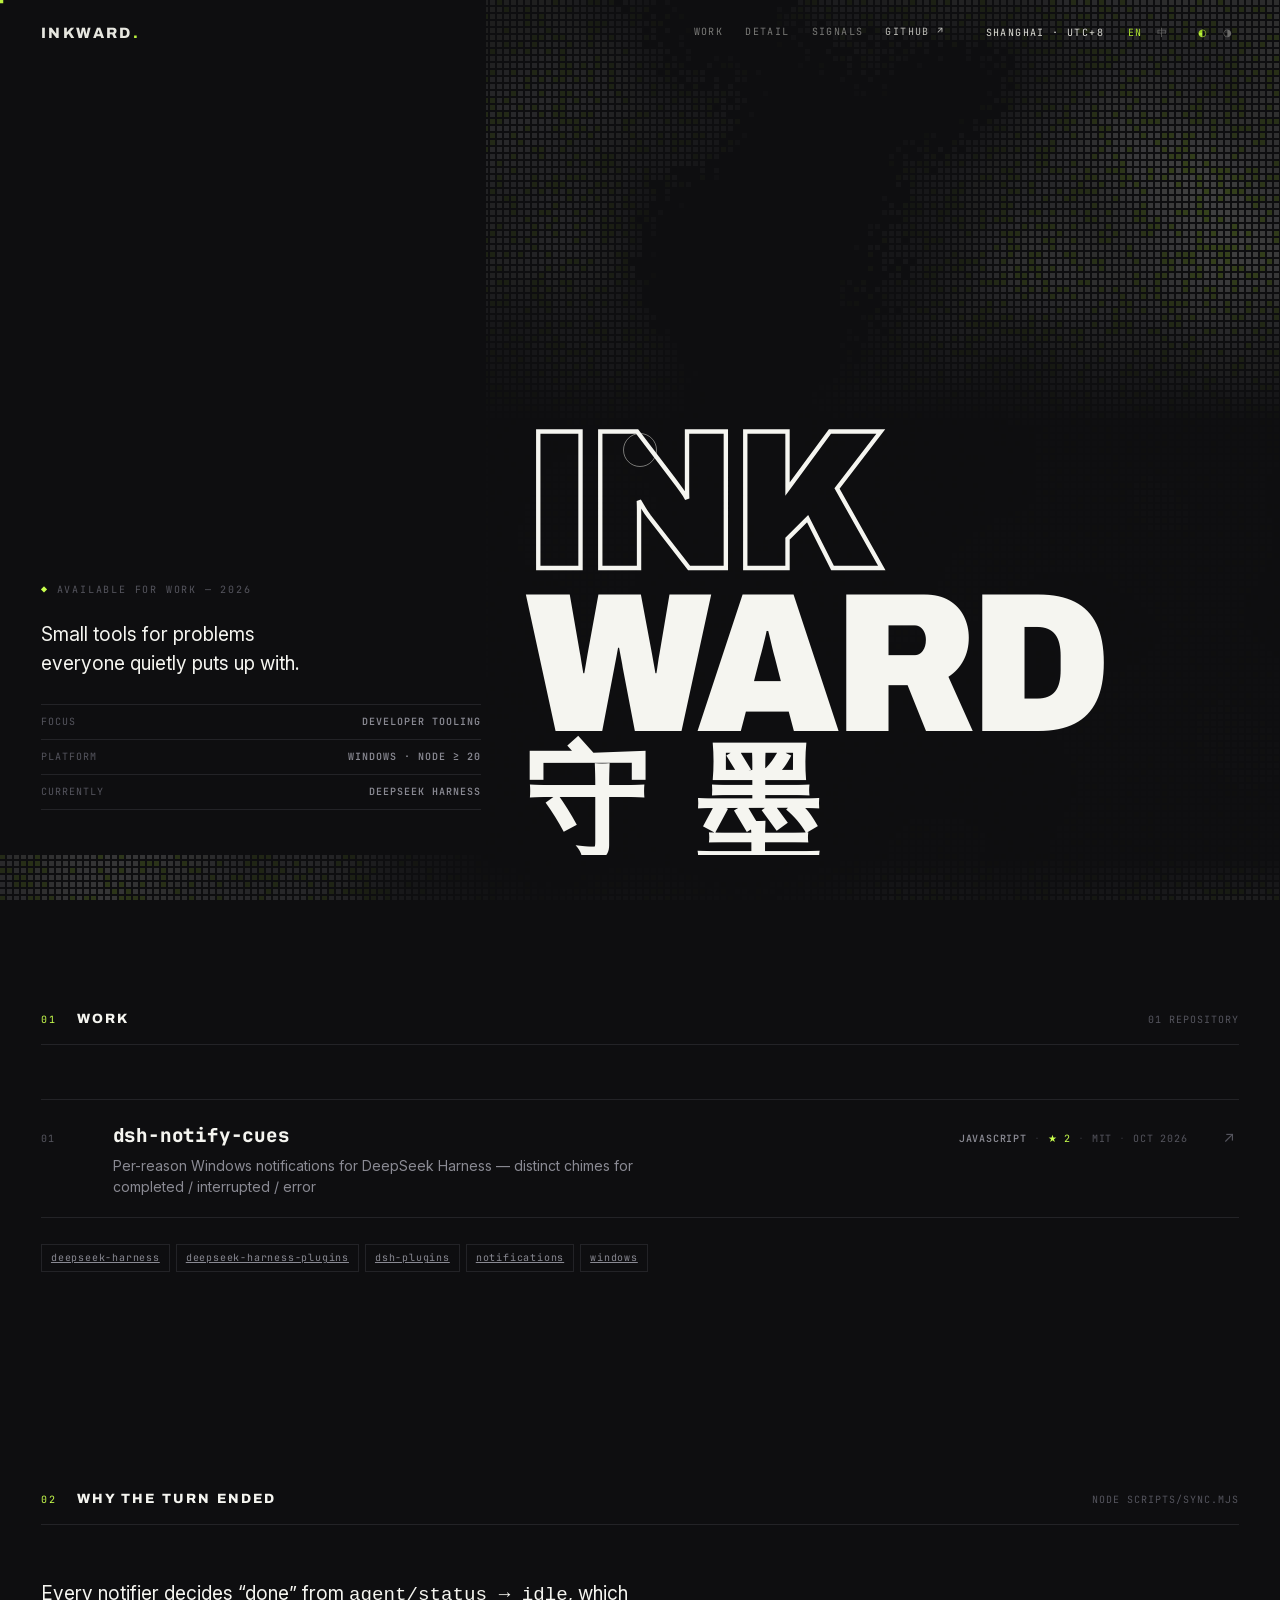
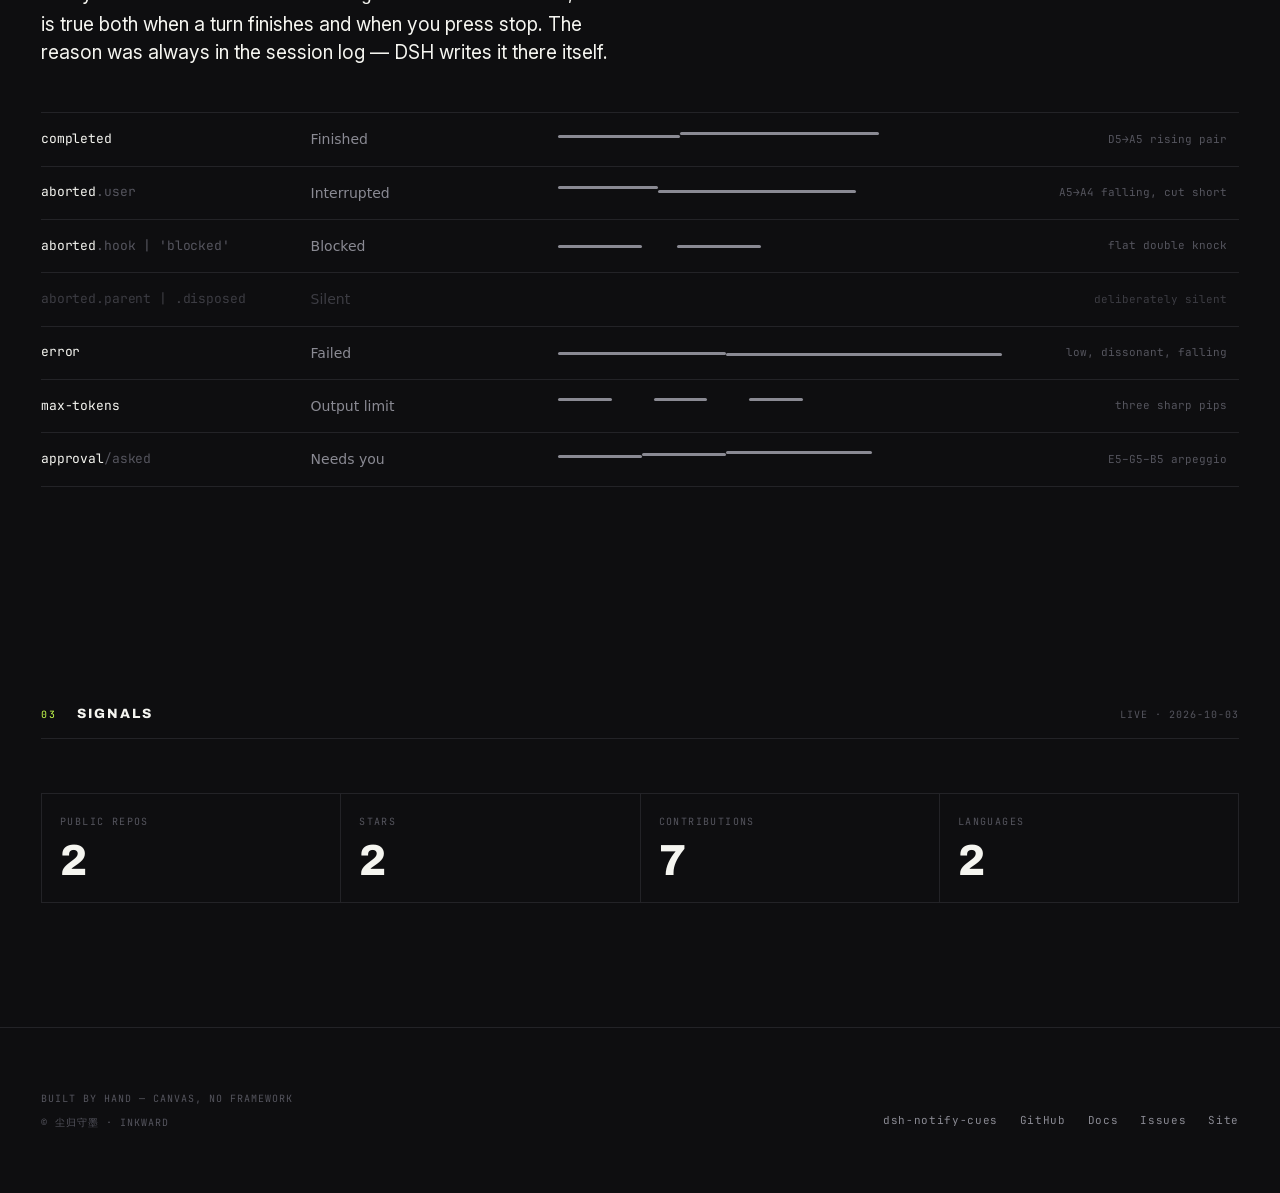
<file: index.html>
<!doctype html>
<html lang="en" data-theme="dark" data-lang="en" class="no-js">
<head>
<meta charset="utf-8">
<meta name="viewport" content="width=device-width, initial-scale=1">
<title>INKWARD — 守墨</title>
<meta name="description" content="Small tools for problems everyone quietly puts up with. Windows-first, Node ≥ 20.">
<meta name="theme-color" content="#0E0E10">

<meta property="og:type" content="website">
<meta property="og:title" content="INKWARD — 守墨">
<meta property="og:description" content="Small tools for problems everyone quietly puts up with.">
<meta property="og:url" content="https://inkward.github.io/">
<meta name="twitter:card" content="summary_large_image">

<link rel="preload" href="fonts/archivo-var.woff2" as="font" type="font/woff2" crossorigin>
<link rel="preload" href="fonts/inter-var.woff2" as="font" type="font/woff2" crossorigin>
<link rel="stylesheet" href="styles.css">

<script>
/* Runs before first paint: decide the theme and language from storage, and mark
   that JS is available so the reveal styles only apply when something can undo
   them. Inline and synchronous on purpose — any deferred version flashes. */
(function () {
  var d = document.documentElement;
  d.classList.remove('no-js');
  d.classList.add('js');
  try {
    var t = localStorage.getItem('inkward:theme');
    var l = localStorage.getItem('inkward:lang');
    d.setAttribute('data-theme', 'dark');
    else if (window.matchMedia('(prefers-color-scheme: light)').matches) {
      /* The brief says dark is the default, so the OS preference only applies
         when the visitor has never chosen. */
      d.setAttribute('data-theme', 'dark');
    }
    d.setAttribute('data-lang', 'en');
    else if ((navigator.language || '').toLowerCase().indexOf('zh') === 0) d.setAttribute('data-lang', 'zh');
  } catch (e) { /* private mode — fall back to the defaults in the markup */ }
})();
</script>
</head>

<body>
<div class="cursor" aria-hidden="true"></div>
<div class="cursor-ring" aria-hidden="true"></div>

<!-- The generative field. Fixed behind everything, and the only ornament on the
     page. Painted by field.js on a Canvas 2D context. -->
<div class="field-wrap" aria-hidden="true"><canvas id="field"></canvas></div>

<!-- ------------------------------------------------------------------ nav -->
<header class="nav">
  <a class="wordmark" href="#top">INKWARD<span>.</span></a>

  <!-- Section links. These are the page's only real navigation, so they are
       always visible and always keyboard reachable. The active one is marked by
       scripts as the reader scrolls. -->
  <nav class="nav-links" aria-label="Sections">
    <a href="#work"><span data-only="en">Work</span><span data-only="zh">作品</span></a>
    <a href="#detail"><span data-only="en">Detail</span><span data-only="zh">细节</span></a>
    <a href="#activity"><span data-only="en">Signals</span><span data-only="zh">现状</span></a>
    <a class="nav-gh" href="https://github.com/3332210" target="_blank" rel="noopener">GitHub&nbsp;↗</a>
  </nav>

  <div class="nav-meta">
    <span data-only="en">Shanghai · UTC+8</span>
    <span data-only="zh">上海 · UTC+8</span>

    <div class="switch" role="group" aria-label="Language">
      <button type="button" data-set-lang="en" aria-pressed="true">EN</button>
      <button type="button" data-set-lang="zh" aria-pressed="false">中</button>
    </div>

    <div class="switch" role="group" aria-label="Theme">
      <button type="button" data-set-theme="dark" aria-pressed="true">◐</button>
      <button type="button" data-set-theme="light" aria-pressed="false">◑</button>
    </div>
  </div>
</header>

<main id="top">

<!-- ----------------------------------------------------------------- hero -->
<section class="hero">
  <div class="hero-rail">
    <div class="hero-rail-inner">
      <p class="eyebrow">
        <b>◆</b>
        <span data-only="en">Available for work — 2026</span>
        <span data-only="zh">可接项目 — 2026</span>
      </p>

      <p class="lede" data-only="en">
        Small tools for problems everyone quietly puts up with.
      </p>
      <p class="lede" data-only="zh">
        写工具，解决那些每个人都默默忍受的小问题。
      </p>

      <ul class="rail-list">
        <li>
          <span data-only="en">Focus</span><span data-only="zh">方向</span>
          <b data-only="en">Developer tooling</b><b data-only="zh">开发工具</b>
        </li>
        <li>
          <span data-only="en">Platform</span><span data-only="zh">平台</span>
          <b>Windows · Node ≥ 20</b>
        </li>
        <li>
          <span data-only="en">Currently</span><span data-only="zh">当前</span>
          <b>DeepSeek Harness</b>
        </li>
      </ul>
    </div>
  </div>

  <div class="hero-display">
    <h1 class="display">
      <span class="hollow">Ink</span>
      <span class="solid">ward</span>
      <span class="zh">守 墨</span>
    </h1>
  </div>
</section>

<!-- -------------------------------------------------------------- project -->
<section id="work">
  <div class="wrap">
    <div class="sec-head reveal">
      <span class="sec-num">01</span>
      <h2 class="sec-title"><span data-only="en">Work</span><span data-only="zh">作品</span></h2>
      <span class="sec-note" id="work-count">—</span>
    </div>

    <!-- Rendered by site.js from stats.json. Every row is a real link to the
         repository. Adding a repo to the sync makes it appear here with no code
         change, which is the point: this list has to keep working as it grows. -->
    <div class="work-list" id="work-list">
      <noscript>
        <p class="work-empty">The work list needs JavaScript. Every repository is at
        <a href="https://github.com/3332210">github.com/3332210</a>.</p>
      </noscript>
    </div>

    <!-- Topics, derived from the same data, each linking to its GitHub topic page. -->
    <div class="tags" id="topic-links" style="margin-top:26px"></div>
  </div>
</section>

<!-- --------------------------------------------------------------- matrix -->
<section id="detail">
  <div class="wrap">
    <div class="sec-head reveal">
      <span class="sec-num">02</span>
      <h2 class="sec-title"><span data-only="en">Why the turn ended</span><span data-only="zh">七种结束的理由</span></h2>
      <span class="sec-note">node scripts/sync.mjs</span>
    </div>

    <p class="lede reveal" style="max-width:70ch;margin-bottom:clamp(28px,5vh,56px)">
      <span data-only="en">Every notifier decides “done” from <code>agent/status → idle</code>, which is
      true both when a turn finishes and when you press stop. The reason was always in the
      session log — DSH writes it there itself.</span>
      <span data-only="zh">每个通知插件都靠 <code>agent/status → idle</code> 判断「完成了」，
      可这个信号在正常结束和你按下停止时完全相同。原因其实一直都在会话日志里 —— DSH 自己写的。</span>
    </p>

    <div class="matrix" id="matrix">
      <!-- Rows are generated by site.js from the same tone table the plugin uses,
           so the contour bars are measured, not drawn by hand. -->
    </div>
  </div>
</section>

<!-- ------------------------------------------------------------- activity -->
<section id="activity">
  <div class="wrap">
    <div class="sec-head reveal">
      <span class="sec-num">03</span>
      <h2 class="sec-title"><span data-only="en">Signals</span><span data-only="zh">现状</span></h2>
      <span class="sec-note" id="generated-note">live</span>
    </div>

    <dl class="acct reveal">
      <div><dt data-only="en">Public repos</dt><dt data-only="zh">公开仓库</dt><dd data-stat="repos">—</dd></div>
      <div><dt data-only="en">Stars</dt><dt data-only="zh">Stars</dt><dd data-stat="stars">—</dd></div>
      <div><dt data-only="en">Contributions</dt><dt data-only="zh">贡献</dt><dd data-stat="contribs">—</dd></div>
      <div><dt data-only="en">Languages</dt><dt data-only="zh">语言</dt><dd data-stat="langs">—</dd></div>
    </dl>
  </div>
</section>

</main>

<!-- --------------------------------------------------------------- footer -->
<footer>
  <div class="foot">
    <div>
      <p class="colophon">
        <span data-only="en">Built by hand — Canvas, no framework</span>
        <span data-only="zh">手写实现 —— Canvas，无框架</span>
      </p>
      <p class="colophon" style="margin-top:8px">© 尘归守墨 · INKWARD</p>
    </div>
    <nav class="foot-links">
      <a href="https://github.com/3332210/dsh-notify-cues" target="_blank" rel="noopener">dsh-notify-cues</a>
      <a href="https://github.com/3332210" target="_blank" rel="noopener">GitHub</a>
      <a href="https://github.com/3332210/dsh-notify-cues/blob/main/README.md" target="_blank" rel="noopener" data-only="en">Docs</a>
      <a href="https://github.com/3332210/dsh-notify-cues/blob/main/README.md" target="_blank" rel="noopener" data-only="zh">文档</a>
      <a href="https://github.com/3332210/dsh-notify-cues/issues" target="_blank" rel="noopener" data-only="en">Issues</a>
      <a href="https://github.com/3332210/dsh-notify-cues/issues" target="_blank" rel="noopener" data-only="zh">反馈</a>
      <a href="https://3332210.github.io/" data-only="en">Site</a>
      <a href="https://3332210.github.io/zh.html" data-only="zh">主页</a>
    </nav>
  </div>
</footer>

<script type="module" src="site.js"></script>
</body>
</html>
</file>
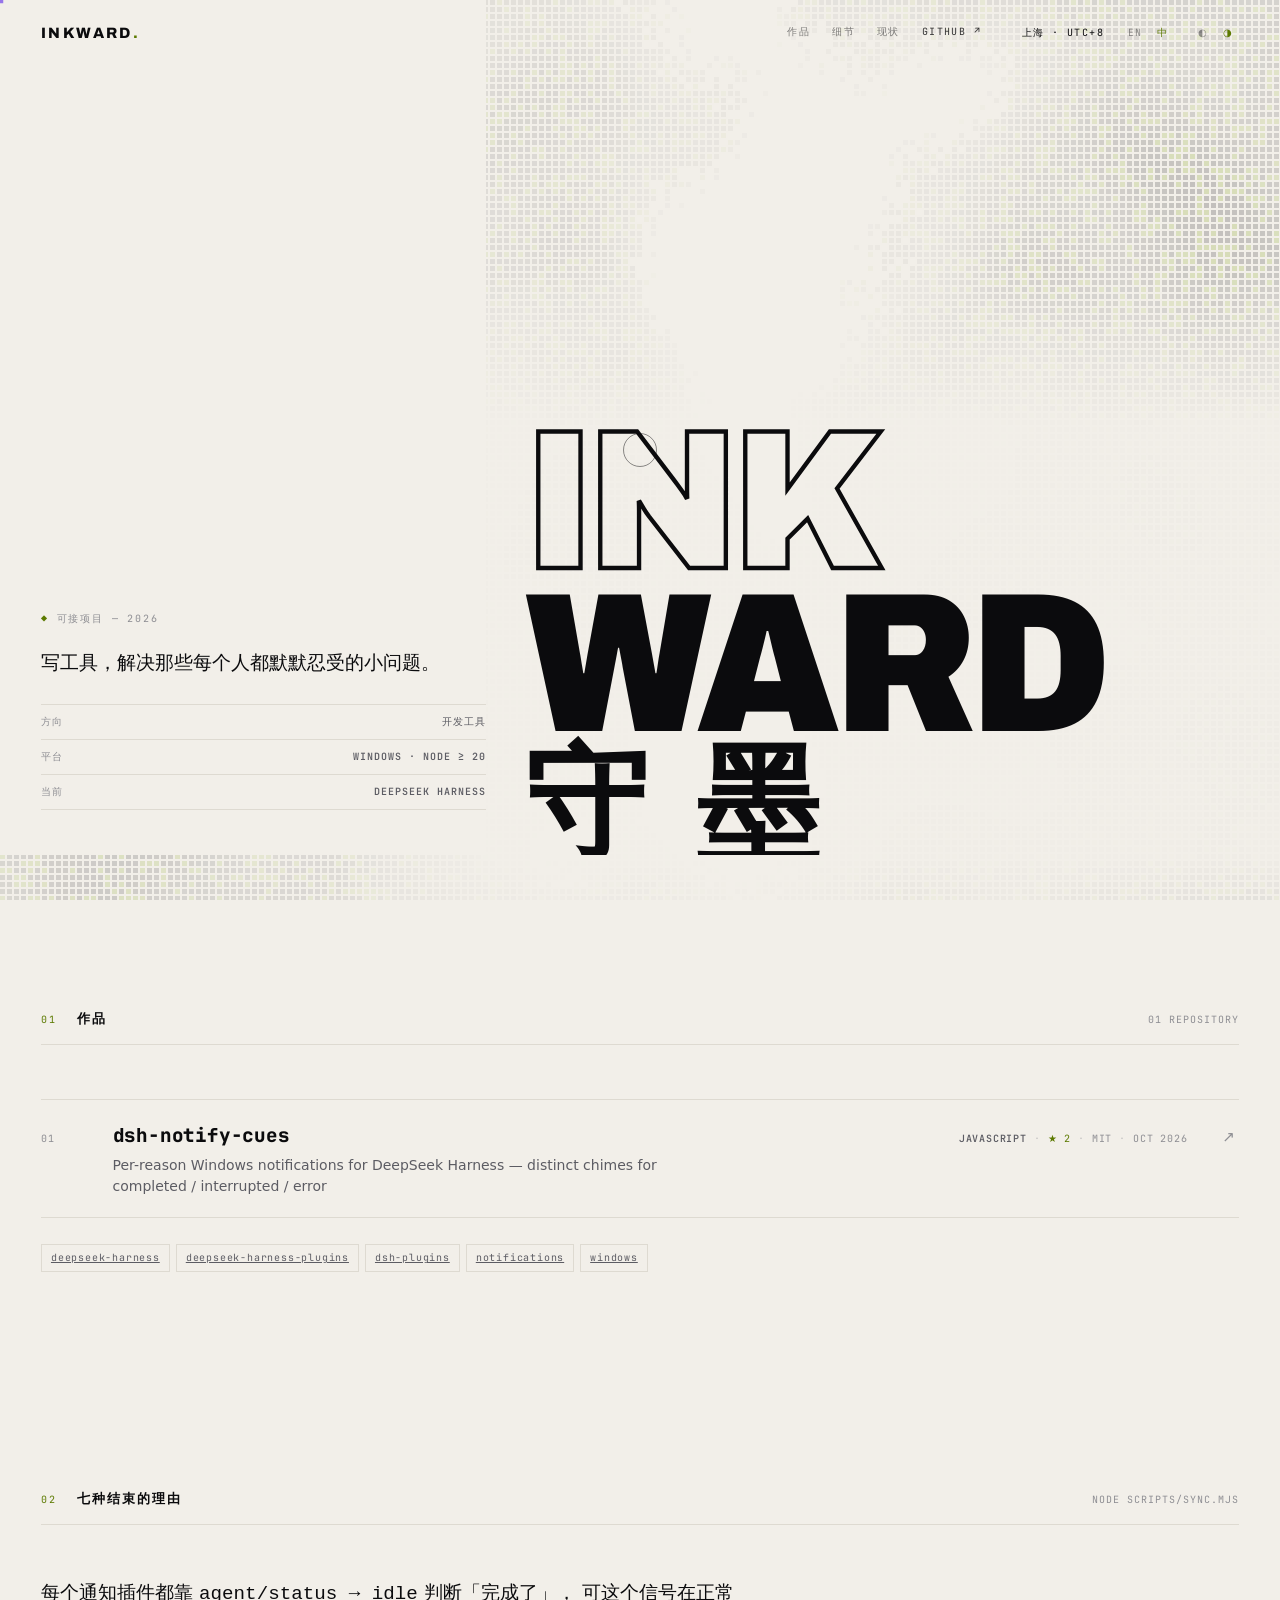
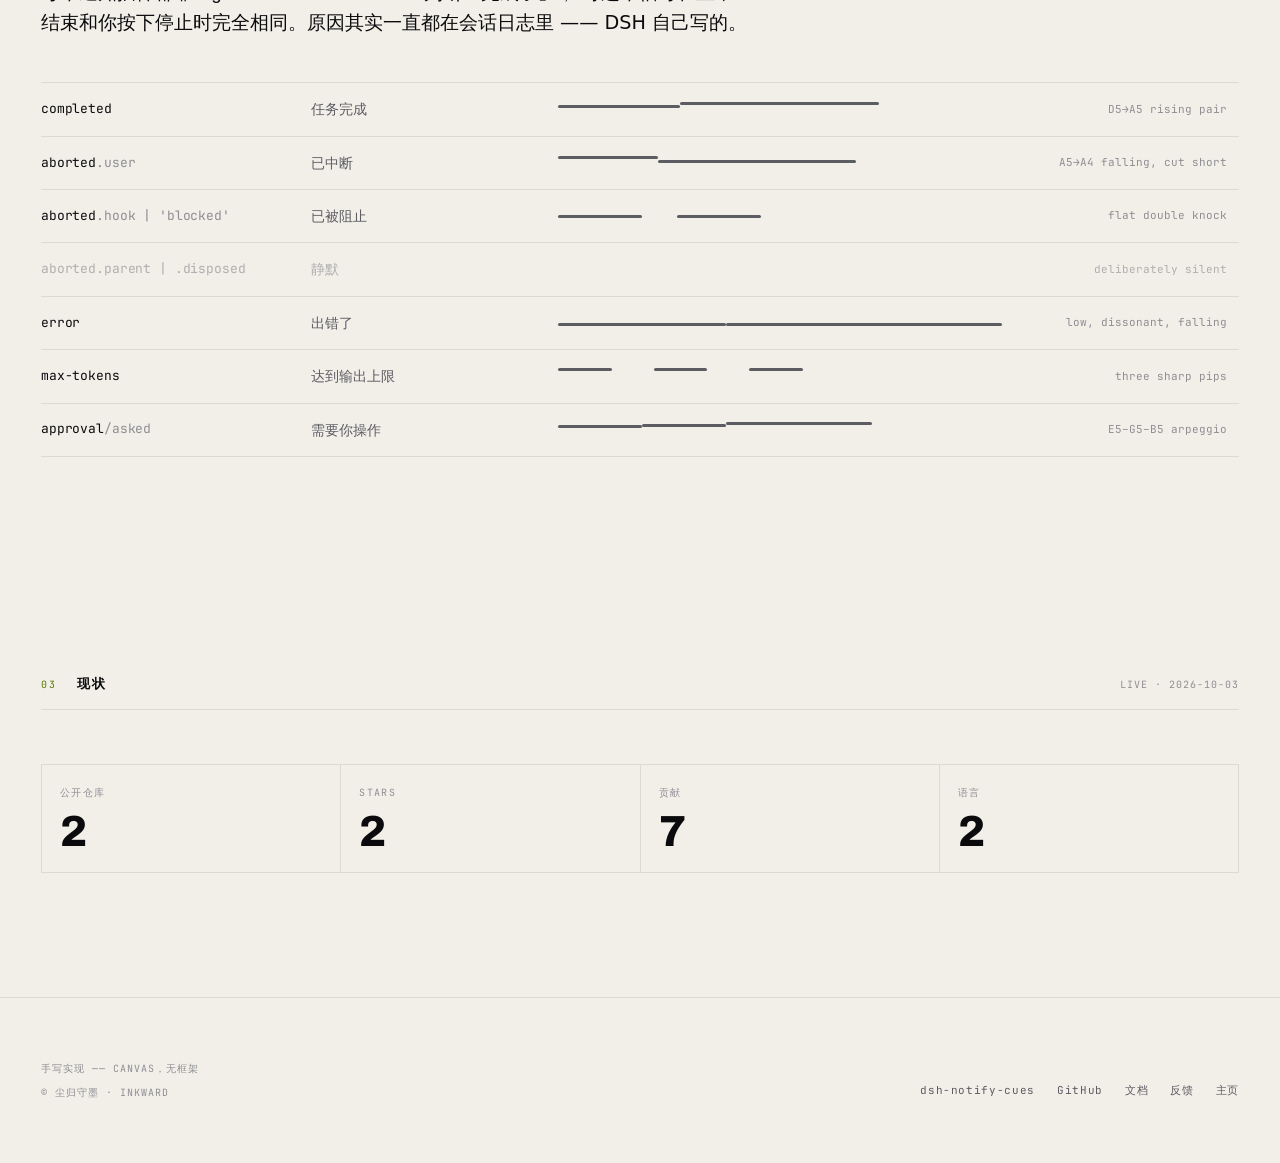
<file: light-zh.html>
<!doctype html>
<html lang="zh" data-theme="light" data-lang="zh" class="no-js">
<head>
<meta charset="utf-8">
<meta name="viewport" content="width=device-width, initial-scale=1">
<title>守墨 INKWARD</title>
<meta name="description" content="Small tools for problems everyone quietly puts up with. Windows-first, Node ≥ 20.">
<meta name="theme-color" content="#0E0E10">

<meta property="og:type" content="website">
<meta property="og:title" content="INKWARD — 守墨">
<meta property="og:description" content="Small tools for problems everyone quietly puts up with.">
<meta property="og:url" content="https://inkward.github.io/">
<meta name="twitter:card" content="summary_large_image">

<link rel="preload" href="fonts/archivo-var.woff2" as="font" type="font/woff2" crossorigin>
<link rel="preload" href="fonts/inter-var.woff2" as="font" type="font/woff2" crossorigin>
<link rel="stylesheet" href="styles.css">

<script>
/* Runs before first paint: decide the theme and language from storage, and mark
   that JS is available so the reveal styles only apply when something can undo
   them. Inline and synchronous on purpose — any deferred version flashes. */
(function () {
  var d = document.documentElement;
  d.classList.remove('no-js');
  d.classList.add('js');
  try {
    var t = localStorage.getItem('inkward:theme');
    var l = localStorage.getItem('inkward:lang');
    d.setAttribute('data-theme', 'light');
    else if (window.matchMedia('(prefers-color-scheme: light)').matches) {
      /* The brief says dark is the default, so the OS preference only applies
         when the visitor has never chosen. */
      d.setAttribute('data-theme', 'dark');
    }
    d.setAttribute('data-lang', 'zh');
    else if ((navigator.language || '').toLowerCase().indexOf('zh') === 0) d.setAttribute('data-lang', 'zh');
  } catch (e) { /* private mode — fall back to the defaults in the markup */ }
})();
</script>
</head>

<body>
<div class="cursor" aria-hidden="true"></div>
<div class="cursor-ring" aria-hidden="true"></div>

<!-- The generative field. Fixed behind everything, and the only ornament on the
     page. Painted by field.js on a Canvas 2D context. -->
<div class="field-wrap" aria-hidden="true"><canvas id="field"></canvas></div>

<!-- ------------------------------------------------------------------ nav -->
<header class="nav">
  <a class="wordmark" href="#top">INKWARD<span>.</span></a>

  <!-- Section links. These are the page's only real navigation, so they are
       always visible and always keyboard reachable. The active one is marked by
       scripts as the reader scrolls. -->
  <nav class="nav-links" aria-label="Sections">
    <a href="#work"><span data-only="en">Work</span><span data-only="zh">作品</span></a>
    <a href="#detail"><span data-only="en">Detail</span><span data-only="zh">细节</span></a>
    <a href="#activity"><span data-only="en">Signals</span><span data-only="zh">现状</span></a>
    <a class="nav-gh" href="https://github.com/3332210" target="_blank" rel="noopener">GitHub&nbsp;↗</a>
  </nav>

  <div class="nav-meta">
    <span data-only="en">Shanghai · UTC+8</span>
    <span data-only="zh">上海 · UTC+8</span>

    <div class="switch" role="group" aria-label="Language">
      <button type="button" data-set-lang="en" aria-pressed="true">EN</button>
      <button type="button" data-set-lang="zh" aria-pressed="false">中</button>
    </div>

    <div class="switch" role="group" aria-label="Theme">
      <button type="button" data-set-theme="dark" aria-pressed="true">◐</button>
      <button type="button" data-set-theme="light" aria-pressed="false">◑</button>
    </div>
  </div>
</header>

<main id="top">

<!-- ----------------------------------------------------------------- hero -->
<section class="hero">
  <div class="hero-rail">
    <div class="hero-rail-inner">
      <p class="eyebrow">
        <b>◆</b>
        <span data-only="en">Available for work — 2026</span>
        <span data-only="zh">可接项目 — 2026</span>
      </p>

      <p class="lede" data-only="en">
        Small tools for problems everyone quietly puts up with.
      </p>
      <p class="lede" data-only="zh">
        写工具，解决那些每个人都默默忍受的小问题。
      </p>

      <ul class="rail-list">
        <li>
          <span data-only="en">Focus</span><span data-only="zh">方向</span>
          <b data-only="en">Developer tooling</b><b data-only="zh">开发工具</b>
        </li>
        <li>
          <span data-only="en">Platform</span><span data-only="zh">平台</span>
          <b>Windows · Node ≥ 20</b>
        </li>
        <li>
          <span data-only="en">Currently</span><span data-only="zh">当前</span>
          <b>DeepSeek Harness</b>
        </li>
      </ul>
    </div>
  </div>

  <div class="hero-display">
    <h1 class="display">
      <span class="hollow">Ink</span>
      <span class="solid">ward</span>
      <span class="zh">守 墨</span>
    </h1>
  </div>
</section>

<!-- -------------------------------------------------------------- project -->
<section id="work">
  <div class="wrap">
    <div class="sec-head reveal">
      <span class="sec-num">01</span>
      <h2 class="sec-title"><span data-only="en">Work</span><span data-only="zh">作品</span></h2>
      <span class="sec-note" id="work-count">—</span>
    </div>

    <!-- Rendered by site.js from stats.json. Every row is a real link to the
         repository. Adding a repo to the sync makes it appear here with no code
         change, which is the point: this list has to keep working as it grows. -->
    <div class="work-list" id="work-list">
      <noscript>
        <p class="work-empty">The work list needs JavaScript. Every repository is at
        <a href="https://github.com/3332210">github.com/3332210</a>.</p>
      </noscript>
    </div>

    <!-- Topics, derived from the same data, each linking to its GitHub topic page. -->
    <div class="tags" id="topic-links" style="margin-top:26px"></div>
  </div>
</section>

<!-- --------------------------------------------------------------- matrix -->
<section id="detail">
  <div class="wrap">
    <div class="sec-head reveal">
      <span class="sec-num">02</span>
      <h2 class="sec-title"><span data-only="en">Why the turn ended</span><span data-only="zh">七种结束的理由</span></h2>
      <span class="sec-note">node scripts/sync.mjs</span>
    </div>

    <p class="lede reveal" style="max-width:70ch;margin-bottom:clamp(28px,5vh,56px)">
      <span data-only="en">Every notifier decides “done” from <code>agent/status → idle</code>, which is
      true both when a turn finishes and when you press stop. The reason was always in the
      session log — DSH writes it there itself.</span>
      <span data-only="zh">每个通知插件都靠 <code>agent/status → idle</code> 判断「完成了」，
      可这个信号在正常结束和你按下停止时完全相同。原因其实一直都在会话日志里 —— DSH 自己写的。</span>
    </p>

    <div class="matrix" id="matrix">
      <!-- Rows are generated by site.js from the same tone table the plugin uses,
           so the contour bars are measured, not drawn by hand. -->
    </div>
  </div>
</section>

<!-- ------------------------------------------------------------- activity -->
<section id="activity">
  <div class="wrap">
    <div class="sec-head reveal">
      <span class="sec-num">03</span>
      <h2 class="sec-title"><span data-only="en">Signals</span><span data-only="zh">现状</span></h2>
      <span class="sec-note" id="generated-note">live</span>
    </div>

    <dl class="acct reveal">
      <div><dt data-only="en">Public repos</dt><dt data-only="zh">公开仓库</dt><dd data-stat="repos">—</dd></div>
      <div><dt data-only="en">Stars</dt><dt data-only="zh">Stars</dt><dd data-stat="stars">—</dd></div>
      <div><dt data-only="en">Contributions</dt><dt data-only="zh">贡献</dt><dd data-stat="contribs">—</dd></div>
      <div><dt data-only="en">Languages</dt><dt data-only="zh">语言</dt><dd data-stat="langs">—</dd></div>
    </dl>
  </div>
</section>

</main>

<!-- --------------------------------------------------------------- footer -->
<footer>
  <div class="foot">
    <div>
      <p class="colophon">
        <span data-only="en">Built by hand — Canvas, no framework</span>
        <span data-only="zh">手写实现 —— Canvas，无框架</span>
      </p>
      <p class="colophon" style="margin-top:8px">© 尘归守墨 · INKWARD</p>
    </div>
    <nav class="foot-links">
      <a href="https://github.com/3332210/dsh-notify-cues" target="_blank" rel="noopener">dsh-notify-cues</a>
      <a href="https://github.com/3332210" target="_blank" rel="noopener">GitHub</a>
      <a href="https://github.com/3332210/dsh-notify-cues/blob/main/README.md" target="_blank" rel="noopener" data-only="en">Docs</a>
      <a href="https://github.com/3332210/dsh-notify-cues/blob/main/README.md" target="_blank" rel="noopener" data-only="zh">文档</a>
      <a href="https://github.com/3332210/dsh-notify-cues/issues" target="_blank" rel="noopener" data-only="en">Issues</a>
      <a href="https://github.com/3332210/dsh-notify-cues/issues" target="_blank" rel="noopener" data-only="zh">反馈</a>
      <a href="https://3332210.github.io/" data-only="en">Site</a>
      <a href="https://3332210.github.io/zh.html" data-only="zh">主页</a>
    </nav>
  </div>
</footer>

<script type="module" src="site.js"></script>
</body>
</html>
</file>
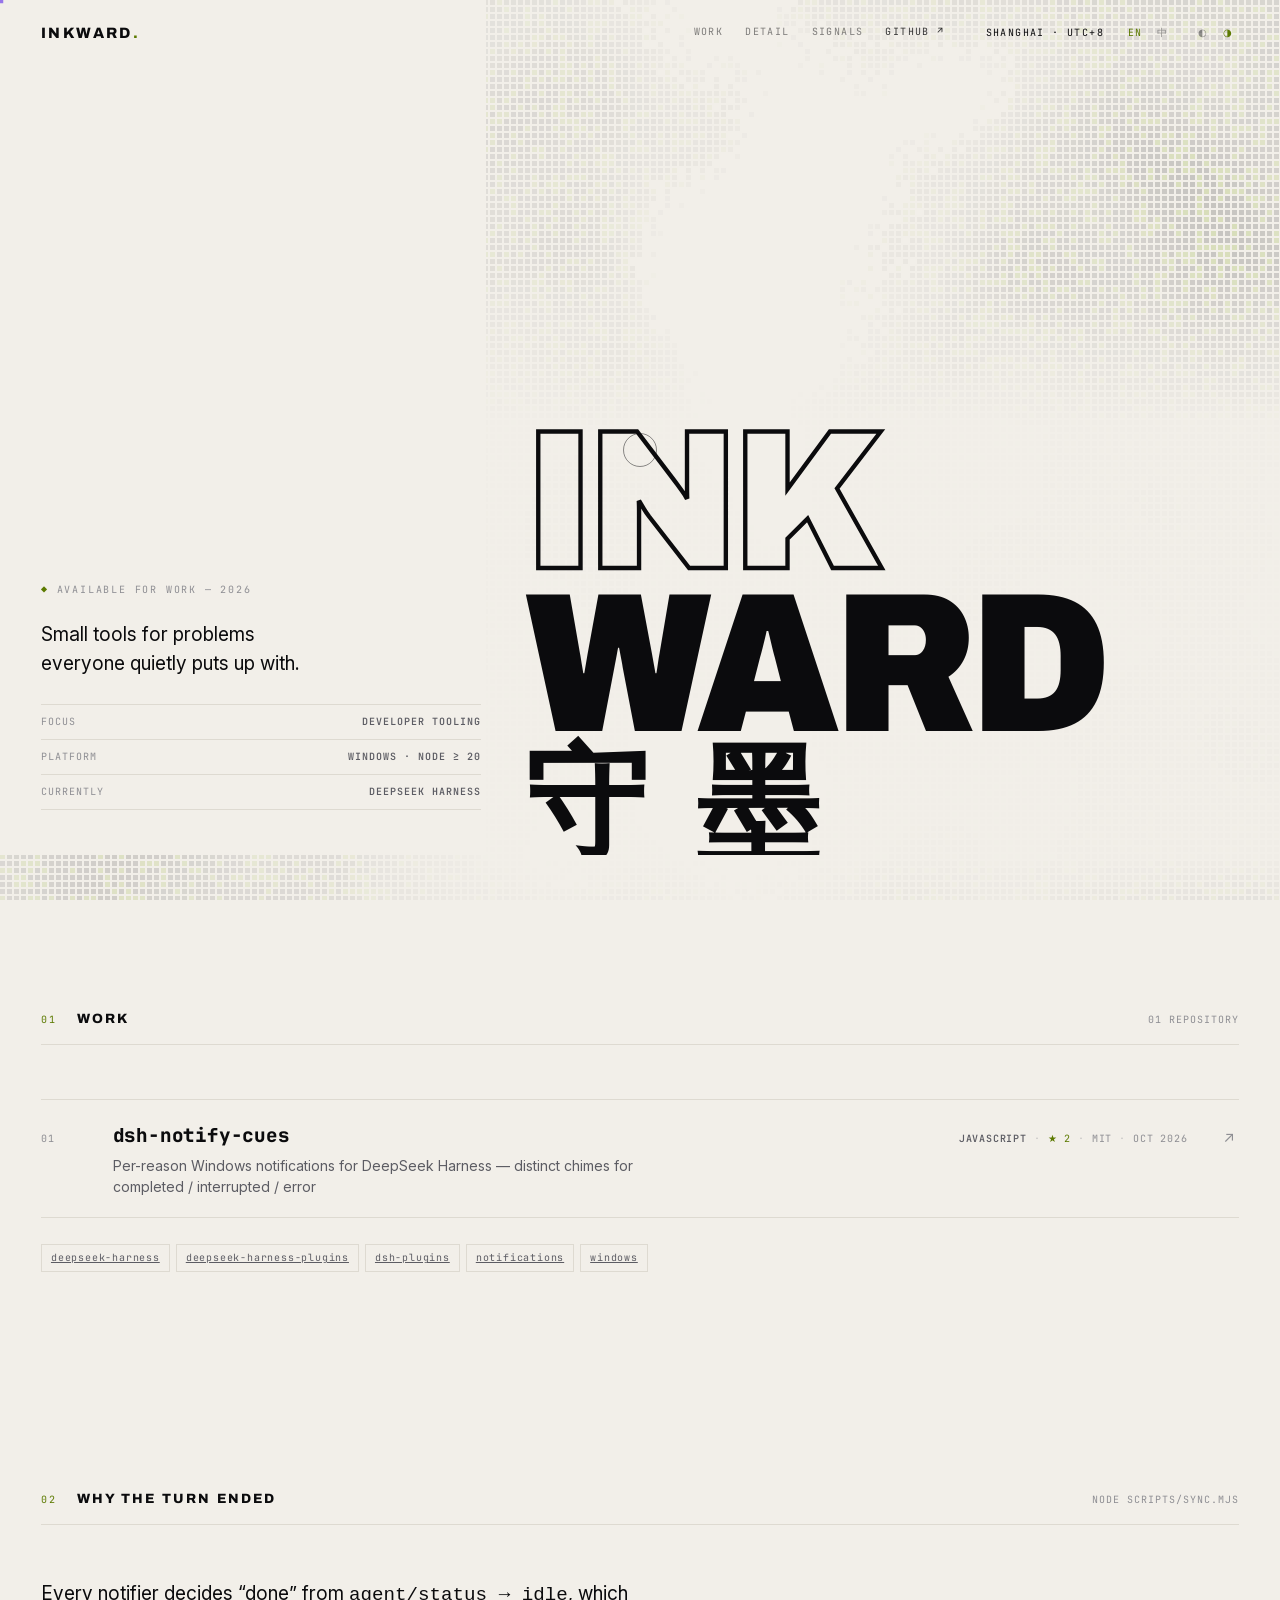
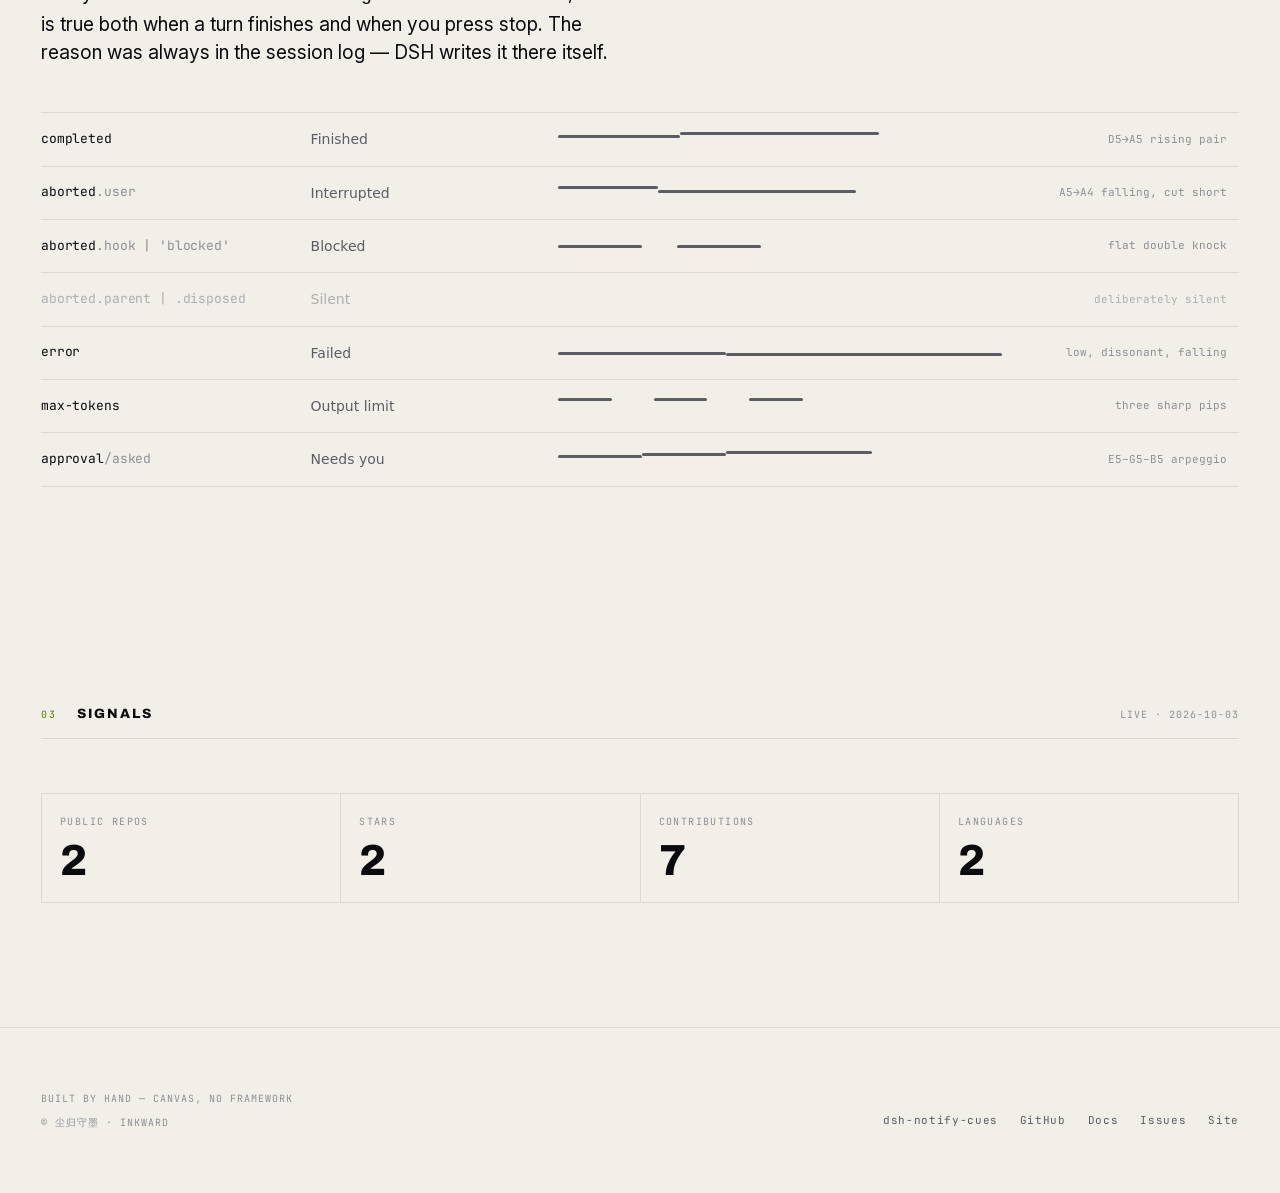
<file: light.html>
<!doctype html>
<html lang="en" data-theme="light" data-lang="en" class="no-js">
<head>
<meta charset="utf-8">
<meta name="viewport" content="width=device-width, initial-scale=1">
<title>INKWARD — 守墨</title>
<meta name="description" content="Small tools for problems everyone quietly puts up with. Windows-first, Node ≥ 20.">
<meta name="theme-color" content="#0E0E10">

<meta property="og:type" content="website">
<meta property="og:title" content="INKWARD — 守墨">
<meta property="og:description" content="Small tools for problems everyone quietly puts up with.">
<meta property="og:url" content="https://inkward.github.io/">
<meta name="twitter:card" content="summary_large_image">

<link rel="preload" href="fonts/archivo-var.woff2" as="font" type="font/woff2" crossorigin>
<link rel="preload" href="fonts/inter-var.woff2" as="font" type="font/woff2" crossorigin>
<link rel="stylesheet" href="styles.css">

<script>
/* Runs before first paint: decide the theme and language from storage, and mark
   that JS is available so the reveal styles only apply when something can undo
   them. Inline and synchronous on purpose — any deferred version flashes. */
(function () {
  var d = document.documentElement;
  d.classList.remove('no-js');
  d.classList.add('js');
  try {
    var t = localStorage.getItem('inkward:theme');
    var l = localStorage.getItem('inkward:lang');
    d.setAttribute('data-theme', 'light');
    else if (window.matchMedia('(prefers-color-scheme: light)').matches) {
      /* The brief says dark is the default, so the OS preference only applies
         when the visitor has never chosen. */
      d.setAttribute('data-theme', 'dark');
    }
    d.setAttribute('data-lang', 'en');
    else if ((navigator.language || '').toLowerCase().indexOf('zh') === 0) d.setAttribute('data-lang', 'zh');
  } catch (e) { /* private mode — fall back to the defaults in the markup */ }
})();
</script>
</head>

<body>
<div class="cursor" aria-hidden="true"></div>
<div class="cursor-ring" aria-hidden="true"></div>

<!-- The generative field. Fixed behind everything, and the only ornament on the
     page. Painted by field.js on a Canvas 2D context. -->
<div class="field-wrap" aria-hidden="true"><canvas id="field"></canvas></div>

<!-- ------------------------------------------------------------------ nav -->
<header class="nav">
  <a class="wordmark" href="#top">INKWARD<span>.</span></a>

  <!-- Section links. These are the page's only real navigation, so they are
       always visible and always keyboard reachable. The active one is marked by
       scripts as the reader scrolls. -->
  <nav class="nav-links" aria-label="Sections">
    <a href="#work"><span data-only="en">Work</span><span data-only="zh">作品</span></a>
    <a href="#detail"><span data-only="en">Detail</span><span data-only="zh">细节</span></a>
    <a href="#activity"><span data-only="en">Signals</span><span data-only="zh">现状</span></a>
    <a class="nav-gh" href="https://github.com/3332210" target="_blank" rel="noopener">GitHub&nbsp;↗</a>
  </nav>

  <div class="nav-meta">
    <span data-only="en">Shanghai · UTC+8</span>
    <span data-only="zh">上海 · UTC+8</span>

    <div class="switch" role="group" aria-label="Language">
      <button type="button" data-set-lang="en" aria-pressed="true">EN</button>
      <button type="button" data-set-lang="zh" aria-pressed="false">中</button>
    </div>

    <div class="switch" role="group" aria-label="Theme">
      <button type="button" data-set-theme="dark" aria-pressed="true">◐</button>
      <button type="button" data-set-theme="light" aria-pressed="false">◑</button>
    </div>
  </div>
</header>

<main id="top">

<!-- ----------------------------------------------------------------- hero -->
<section class="hero">
  <div class="hero-rail">
    <div class="hero-rail-inner">
      <p class="eyebrow">
        <b>◆</b>
        <span data-only="en">Available for work — 2026</span>
        <span data-only="zh">可接项目 — 2026</span>
      </p>

      <p class="lede" data-only="en">
        Small tools for problems everyone quietly puts up with.
      </p>
      <p class="lede" data-only="zh">
        写工具，解决那些每个人都默默忍受的小问题。
      </p>

      <ul class="rail-list">
        <li>
          <span data-only="en">Focus</span><span data-only="zh">方向</span>
          <b data-only="en">Developer tooling</b><b data-only="zh">开发工具</b>
        </li>
        <li>
          <span data-only="en">Platform</span><span data-only="zh">平台</span>
          <b>Windows · Node ≥ 20</b>
        </li>
        <li>
          <span data-only="en">Currently</span><span data-only="zh">当前</span>
          <b>DeepSeek Harness</b>
        </li>
      </ul>
    </div>
  </div>

  <div class="hero-display">
    <h1 class="display">
      <span class="hollow">Ink</span>
      <span class="solid">ward</span>
      <span class="zh">守 墨</span>
    </h1>
  </div>
</section>

<!-- -------------------------------------------------------------- project -->
<section id="work">
  <div class="wrap">
    <div class="sec-head reveal">
      <span class="sec-num">01</span>
      <h2 class="sec-title"><span data-only="en">Work</span><span data-only="zh">作品</span></h2>
      <span class="sec-note" id="work-count">—</span>
    </div>

    <!-- Rendered by site.js from stats.json. Every row is a real link to the
         repository. Adding a repo to the sync makes it appear here with no code
         change, which is the point: this list has to keep working as it grows. -->
    <div class="work-list" id="work-list">
      <noscript>
        <p class="work-empty">The work list needs JavaScript. Every repository is at
        <a href="https://github.com/3332210">github.com/3332210</a>.</p>
      </noscript>
    </div>

    <!-- Topics, derived from the same data, each linking to its GitHub topic page. -->
    <div class="tags" id="topic-links" style="margin-top:26px"></div>
  </div>
</section>

<!-- --------------------------------------------------------------- matrix -->
<section id="detail">
  <div class="wrap">
    <div class="sec-head reveal">
      <span class="sec-num">02</span>
      <h2 class="sec-title"><span data-only="en">Why the turn ended</span><span data-only="zh">七种结束的理由</span></h2>
      <span class="sec-note">node scripts/sync.mjs</span>
    </div>

    <p class="lede reveal" style="max-width:70ch;margin-bottom:clamp(28px,5vh,56px)">
      <span data-only="en">Every notifier decides “done” from <code>agent/status → idle</code>, which is
      true both when a turn finishes and when you press stop. The reason was always in the
      session log — DSH writes it there itself.</span>
      <span data-only="zh">每个通知插件都靠 <code>agent/status → idle</code> 判断「完成了」，
      可这个信号在正常结束和你按下停止时完全相同。原因其实一直都在会话日志里 —— DSH 自己写的。</span>
    </p>

    <div class="matrix" id="matrix">
      <!-- Rows are generated by site.js from the same tone table the plugin uses,
           so the contour bars are measured, not drawn by hand. -->
    </div>
  </div>
</section>

<!-- ------------------------------------------------------------- activity -->
<section id="activity">
  <div class="wrap">
    <div class="sec-head reveal">
      <span class="sec-num">03</span>
      <h2 class="sec-title"><span data-only="en">Signals</span><span data-only="zh">现状</span></h2>
      <span class="sec-note" id="generated-note">live</span>
    </div>

    <dl class="acct reveal">
      <div><dt data-only="en">Public repos</dt><dt data-only="zh">公开仓库</dt><dd data-stat="repos">—</dd></div>
      <div><dt data-only="en">Stars</dt><dt data-only="zh">Stars</dt><dd data-stat="stars">—</dd></div>
      <div><dt data-only="en">Contributions</dt><dt data-only="zh">贡献</dt><dd data-stat="contribs">—</dd></div>
      <div><dt data-only="en">Languages</dt><dt data-only="zh">语言</dt><dd data-stat="langs">—</dd></div>
    </dl>
  </div>
</section>

</main>

<!-- --------------------------------------------------------------- footer -->
<footer>
  <div class="foot">
    <div>
      <p class="colophon">
        <span data-only="en">Built by hand — Canvas, no framework</span>
        <span data-only="zh">手写实现 —— Canvas，无框架</span>
      </p>
      <p class="colophon" style="margin-top:8px">© 尘归守墨 · INKWARD</p>
    </div>
    <nav class="foot-links">
      <a href="https://github.com/3332210/dsh-notify-cues" target="_blank" rel="noopener">dsh-notify-cues</a>
      <a href="https://github.com/3332210" target="_blank" rel="noopener">GitHub</a>
      <a href="https://github.com/3332210/dsh-notify-cues/blob/main/README.md" target="_blank" rel="noopener" data-only="en">Docs</a>
      <a href="https://github.com/3332210/dsh-notify-cues/blob/main/README.md" target="_blank" rel="noopener" data-only="zh">文档</a>
      <a href="https://github.com/3332210/dsh-notify-cues/issues" target="_blank" rel="noopener" data-only="en">Issues</a>
      <a href="https://github.com/3332210/dsh-notify-cues/issues" target="_blank" rel="noopener" data-only="zh">反馈</a>
      <a href="https://3332210.github.io/" data-only="en">Site</a>
      <a href="https://3332210.github.io/zh.html" data-only="zh">主页</a>
    </nav>
  </div>
</footer>

<script type="module" src="site.js"></script>
</body>
</html>
</file>
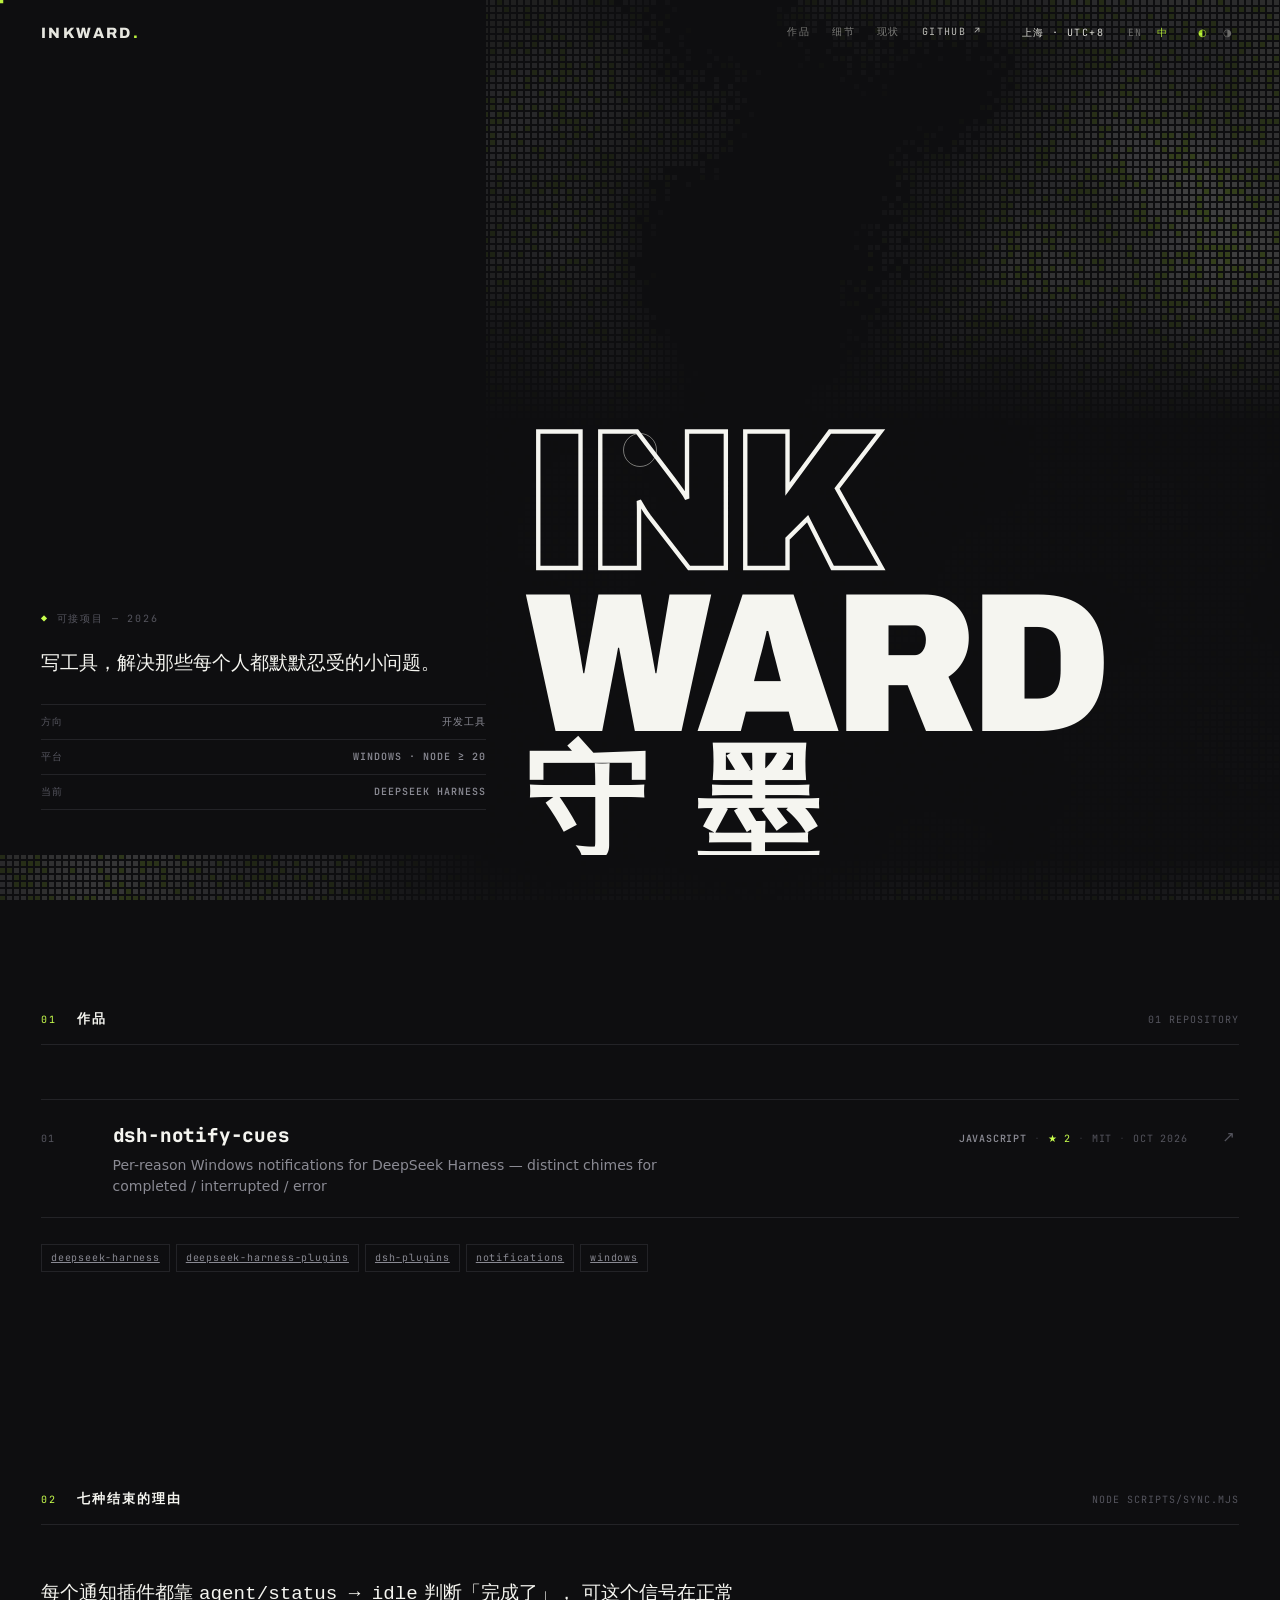
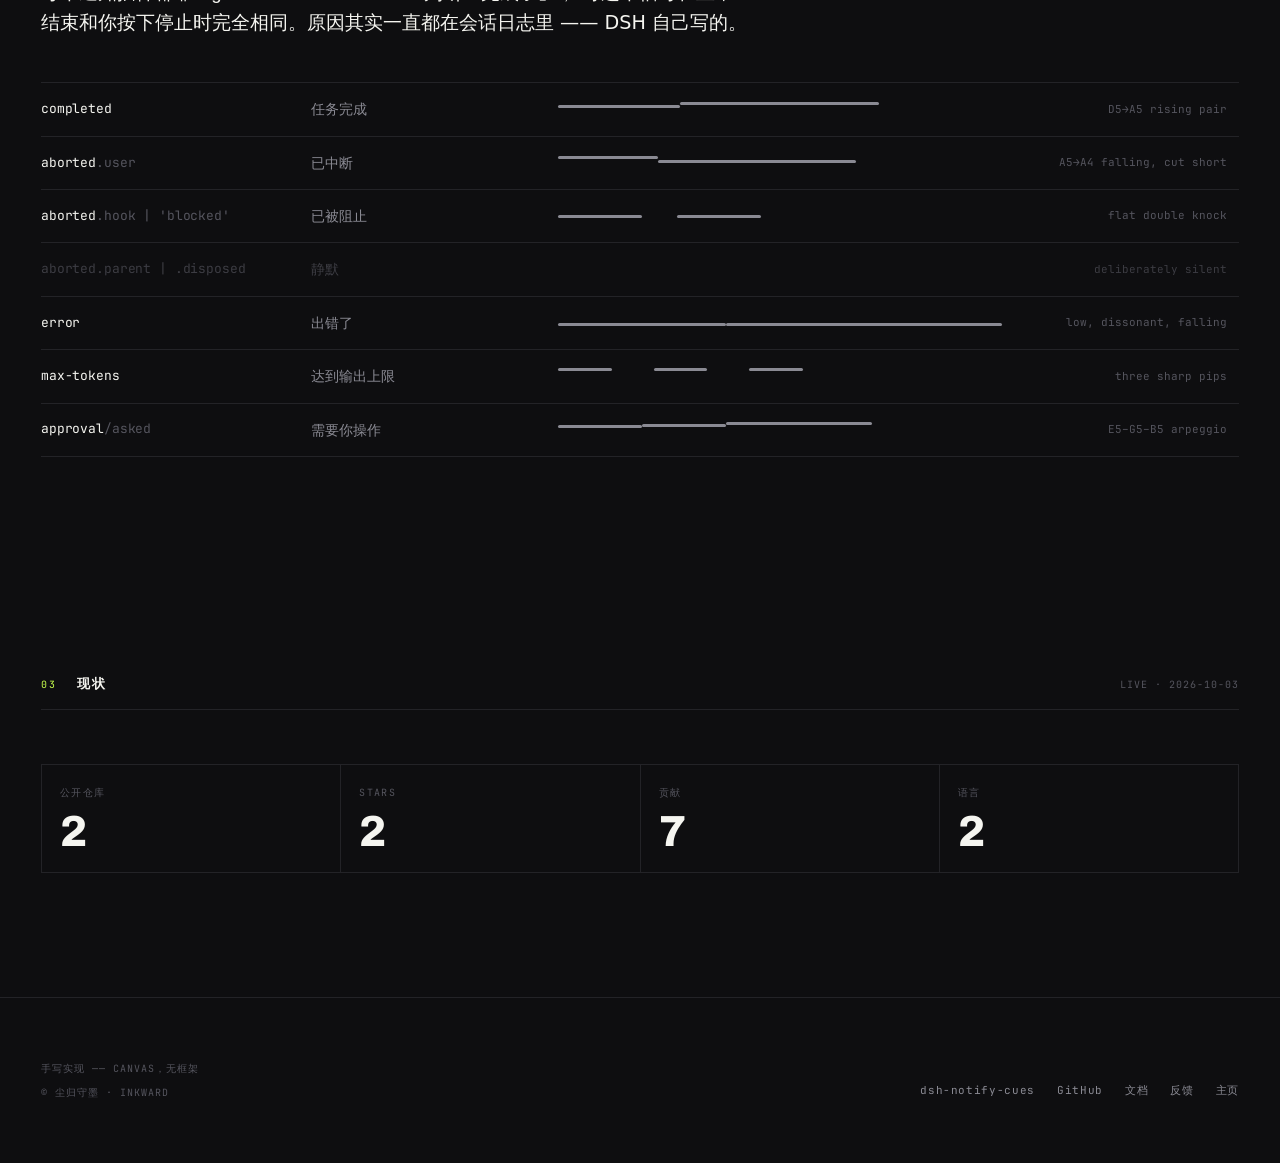
<file: zh.html>
<!doctype html>
<html lang="zh" data-theme="dark" data-lang="zh" class="no-js">
<head>
<meta charset="utf-8">
<meta name="viewport" content="width=device-width, initial-scale=1">
<title>守墨 INKWARD</title>
<meta name="description" content="Small tools for problems everyone quietly puts up with. Windows-first, Node ≥ 20.">
<meta name="theme-color" content="#0E0E10">

<meta property="og:type" content="website">
<meta property="og:title" content="INKWARD — 守墨">
<meta property="og:description" content="Small tools for problems everyone quietly puts up with.">
<meta property="og:url" content="https://inkward.github.io/">
<meta name="twitter:card" content="summary_large_image">

<link rel="preload" href="fonts/archivo-var.woff2" as="font" type="font/woff2" crossorigin>
<link rel="preload" href="fonts/inter-var.woff2" as="font" type="font/woff2" crossorigin>
<link rel="stylesheet" href="styles.css">

<script>
/* Runs before first paint: decide the theme and language from storage, and mark
   that JS is available so the reveal styles only apply when something can undo
   them. Inline and synchronous on purpose — any deferred version flashes. */
(function () {
  var d = document.documentElement;
  d.classList.remove('no-js');
  d.classList.add('js');
  try {
    var t = localStorage.getItem('inkward:theme');
    var l = localStorage.getItem('inkward:lang');
    d.setAttribute('data-theme', 'dark');
    else if (window.matchMedia('(prefers-color-scheme: light)').matches) {
      /* The brief says dark is the default, so the OS preference only applies
         when the visitor has never chosen. */
      d.setAttribute('data-theme', 'dark');
    }
    d.setAttribute('data-lang', 'zh');
    else if ((navigator.language || '').toLowerCase().indexOf('zh') === 0) d.setAttribute('data-lang', 'zh');
  } catch (e) { /* private mode — fall back to the defaults in the markup */ }
})();
</script>
</head>

<body>
<div class="cursor" aria-hidden="true"></div>
<div class="cursor-ring" aria-hidden="true"></div>

<!-- The generative field. Fixed behind everything, and the only ornament on the
     page. Painted by field.js on a Canvas 2D context. -->
<div class="field-wrap" aria-hidden="true"><canvas id="field"></canvas></div>

<!-- ------------------------------------------------------------------ nav -->
<header class="nav">
  <a class="wordmark" href="#top">INKWARD<span>.</span></a>

  <!-- Section links. These are the page's only real navigation, so they are
       always visible and always keyboard reachable. The active one is marked by
       scripts as the reader scrolls. -->
  <nav class="nav-links" aria-label="Sections">
    <a href="#work"><span data-only="en">Work</span><span data-only="zh">作品</span></a>
    <a href="#detail"><span data-only="en">Detail</span><span data-only="zh">细节</span></a>
    <a href="#activity"><span data-only="en">Signals</span><span data-only="zh">现状</span></a>
    <a class="nav-gh" href="https://github.com/3332210" target="_blank" rel="noopener">GitHub&nbsp;↗</a>
  </nav>

  <div class="nav-meta">
    <span data-only="en">Shanghai · UTC+8</span>
    <span data-only="zh">上海 · UTC+8</span>

    <div class="switch" role="group" aria-label="Language">
      <button type="button" data-set-lang="en" aria-pressed="true">EN</button>
      <button type="button" data-set-lang="zh" aria-pressed="false">中</button>
    </div>

    <div class="switch" role="group" aria-label="Theme">
      <button type="button" data-set-theme="dark" aria-pressed="true">◐</button>
      <button type="button" data-set-theme="light" aria-pressed="false">◑</button>
    </div>
  </div>
</header>

<main id="top">

<!-- ----------------------------------------------------------------- hero -->
<section class="hero">
  <div class="hero-rail">
    <div class="hero-rail-inner">
      <p class="eyebrow">
        <b>◆</b>
        <span data-only="en">Available for work — 2026</span>
        <span data-only="zh">可接项目 — 2026</span>
      </p>

      <p class="lede" data-only="en">
        Small tools for problems everyone quietly puts up with.
      </p>
      <p class="lede" data-only="zh">
        写工具，解决那些每个人都默默忍受的小问题。
      </p>

      <ul class="rail-list">
        <li>
          <span data-only="en">Focus</span><span data-only="zh">方向</span>
          <b data-only="en">Developer tooling</b><b data-only="zh">开发工具</b>
        </li>
        <li>
          <span data-only="en">Platform</span><span data-only="zh">平台</span>
          <b>Windows · Node ≥ 20</b>
        </li>
        <li>
          <span data-only="en">Currently</span><span data-only="zh">当前</span>
          <b>DeepSeek Harness</b>
        </li>
      </ul>
    </div>
  </div>

  <div class="hero-display">
    <h1 class="display">
      <span class="hollow">Ink</span>
      <span class="solid">ward</span>
      <span class="zh">守 墨</span>
    </h1>
  </div>
</section>

<!-- -------------------------------------------------------------- project -->
<section id="work">
  <div class="wrap">
    <div class="sec-head reveal">
      <span class="sec-num">01</span>
      <h2 class="sec-title"><span data-only="en">Work</span><span data-only="zh">作品</span></h2>
      <span class="sec-note" id="work-count">—</span>
    </div>

    <!-- Rendered by site.js from stats.json. Every row is a real link to the
         repository. Adding a repo to the sync makes it appear here with no code
         change, which is the point: this list has to keep working as it grows. -->
    <div class="work-list" id="work-list">
      <noscript>
        <p class="work-empty">The work list needs JavaScript. Every repository is at
        <a href="https://github.com/3332210">github.com/3332210</a>.</p>
      </noscript>
    </div>

    <!-- Topics, derived from the same data, each linking to its GitHub topic page. -->
    <div class="tags" id="topic-links" style="margin-top:26px"></div>
  </div>
</section>

<!-- --------------------------------------------------------------- matrix -->
<section id="detail">
  <div class="wrap">
    <div class="sec-head reveal">
      <span class="sec-num">02</span>
      <h2 class="sec-title"><span data-only="en">Why the turn ended</span><span data-only="zh">七种结束的理由</span></h2>
      <span class="sec-note">node scripts/sync.mjs</span>
    </div>

    <p class="lede reveal" style="max-width:70ch;margin-bottom:clamp(28px,5vh,56px)">
      <span data-only="en">Every notifier decides “done” from <code>agent/status → idle</code>, which is
      true both when a turn finishes and when you press stop. The reason was always in the
      session log — DSH writes it there itself.</span>
      <span data-only="zh">每个通知插件都靠 <code>agent/status → idle</code> 判断「完成了」，
      可这个信号在正常结束和你按下停止时完全相同。原因其实一直都在会话日志里 —— DSH 自己写的。</span>
    </p>

    <div class="matrix" id="matrix">
      <!-- Rows are generated by site.js from the same tone table the plugin uses,
           so the contour bars are measured, not drawn by hand. -->
    </div>
  </div>
</section>

<!-- ------------------------------------------------------------- activity -->
<section id="activity">
  <div class="wrap">
    <div class="sec-head reveal">
      <span class="sec-num">03</span>
      <h2 class="sec-title"><span data-only="en">Signals</span><span data-only="zh">现状</span></h2>
      <span class="sec-note" id="generated-note">live</span>
    </div>

    <dl class="acct reveal">
      <div><dt data-only="en">Public repos</dt><dt data-only="zh">公开仓库</dt><dd data-stat="repos">—</dd></div>
      <div><dt data-only="en">Stars</dt><dt data-only="zh">Stars</dt><dd data-stat="stars">—</dd></div>
      <div><dt data-only="en">Contributions</dt><dt data-only="zh">贡献</dt><dd data-stat="contribs">—</dd></div>
      <div><dt data-only="en">Languages</dt><dt data-only="zh">语言</dt><dd data-stat="langs">—</dd></div>
    </dl>
  </div>
</section>

</main>

<!-- --------------------------------------------------------------- footer -->
<footer>
  <div class="foot">
    <div>
      <p class="colophon">
        <span data-only="en">Built by hand — Canvas, no framework</span>
        <span data-only="zh">手写实现 —— Canvas，无框架</span>
      </p>
      <p class="colophon" style="margin-top:8px">© 尘归守墨 · INKWARD</p>
    </div>
    <nav class="foot-links">
      <a href="https://github.com/3332210/dsh-notify-cues" target="_blank" rel="noopener">dsh-notify-cues</a>
      <a href="https://github.com/3332210" target="_blank" rel="noopener">GitHub</a>
      <a href="https://github.com/3332210/dsh-notify-cues/blob/main/README.md" target="_blank" rel="noopener" data-only="en">Docs</a>
      <a href="https://github.com/3332210/dsh-notify-cues/blob/main/README.md" target="_blank" rel="noopener" data-only="zh">文档</a>
      <a href="https://github.com/3332210/dsh-notify-cues/issues" target="_blank" rel="noopener" data-only="en">Issues</a>
      <a href="https://github.com/3332210/dsh-notify-cues/issues" target="_blank" rel="noopener" data-only="zh">反馈</a>
      <a href="https://3332210.github.io/" data-only="en">Site</a>
      <a href="https://3332210.github.io/zh.html" data-only="zh">主页</a>
    </nav>
  </div>
</footer>

<script type="module" src="site.js"></script>
</body>
</html>
</file>
<file: styles.css>
/* ===========================================================================
   INKWARD — stylesheet
   Governed by DESIGN.md. The three rules that matter:
     1. real scale contrast (18vw display vs 10px mono), nothing in between
     2. the field is the only ornament; no gradient strips, glows or stray rules
     3. the acid accent stays under 0.5% of visible area
   ========================================================================= */

/* ---------------------------------------------------------------- fonts -- */
/* Self-hosted variable fonts. One file per family covers the whole weight axis.
   Paths are relative, not root-absolute: the site is served from /inkward/ on
   GitHub Pages until a custom domain exists, and /fonts/… would 404 there. */
@font-face {
  font-family: 'Archivo';
  src: url('fonts/archivo-var.woff2') format('woff2-variations'),
       url('fonts/archivo-var.woff2') format('woff2');
  font-weight: 100 900;
  font-stretch: 62% 125%;
  font-display: swap;
}
@font-face {
  font-family: 'Inter';
  src: url('fonts/inter-var.woff2') format('woff2-variations'),
       url('fonts/inter-var.woff2') format('woff2');
  font-weight: 100 900;
  font-display: swap;
}
@font-face {
  font-family: 'JetBrains Mono';
  src: url('fonts/jetbrainsmono-var.woff2') format('woff2-variations'),
       url('fonts/jetbrainsmono-var.woff2') format('woff2');
  font-weight: 100 800;
  font-display: swap;
}

/* ---------------------------------------------------------------- tokens -- */
:root {
  --display: 'Archivo', 'Arial Black', system-ui, sans-serif;
  --sans: 'Inter', -apple-system, 'Segoe UI', system-ui, sans-serif;
  --mono: 'JetBrains Mono', ui-monospace, 'SF Mono', Consolas, monospace;
  /* No webfont for CJK: a full Simplified set is 3–8 MB, which is the wrong
     trade for a one-page site. The system stack is excellent on all three
     platforms, and the display/body size contrast carries the language. */
  --cjk: 'PingFang SC', 'Hiragino Sans GB', 'Microsoft YaHei', 'Noto Sans CJK SC',
         'Source Han Sans SC', system-ui, sans-serif;

  --ease: cubic-bezier(.16, .7, 0, 1);
  --slow: 900ms;
  --base: 600ms;
  --fast: 280ms;

  --gutter: clamp(20px, 3.2vw, 56px);
  --maxw: 1600px;
  --rail: 38%;
}

/* Dark is the default (per the brief). Light is an explicit opt-in. */
:root, :root[data-theme='dark'] {
  --paper: #0E0E10;
  --paper-2: #131316;
  --ink: #F5F5F0;
  --ink-2: #8A8A93;
  --ink-3: #55555E;
  --rule: #232327;
  --acid: #C8FF4D;
  --field-accent: #C8FF4D;
  --field-ink: #F5F5F0;
  color-scheme: dark;
}
:root[data-theme='light'] {
  --paper: #F2EFE9;
  --paper-2: #E9E5DD;
  --ink: #0B0B0D;
  --ink-2: #5C5C63;
  --ink-3: #8E8E93;
  --rule: #DEDAD1;
  --acid: #5C7A00;          /* darkened so it still reads on paper */
  --field-accent: #7A9E12;
  --field-ink: #2A2A2E;
  color-scheme: light;
}

* { box-sizing: border-box; }

html { -webkit-text-size-adjust: 100%; }

/* Anchor navigation scrolls smoothly — but not for readers who asked for less
   motion, for whom a jump is the calmer behaviour. */
@media (prefers-reduced-motion: no-preference) {
  html { scroll-behavior: smooth; }
}
/* A fixed header must not cover the heading a deep link lands on. */
section[id] { scroll-margin-top: 82px; }

body {
  margin: 0;
  background: var(--paper);
  color: var(--ink);
  font-family: var(--sans);
  font-size: 16px;
  line-height: 1.6;
  overflow-x: hidden;
  transition: background var(--base) var(--ease), color var(--base) var(--ease);
}
html[data-lang='zh'] body { font-family: var(--cjk); }

::selection { background: var(--acid); color: var(--paper); }

/* --------------------------------------------------------------- cursor -- */
/* The single piece of showmanship on the page. A hard acid square tracks the
   pointer exactly; a thin ring lags behind it. Hidden on touch devices and for
   readers who asked for less motion. */
.cursor, .cursor-ring {
  position: fixed; top: 0; left: 0; z-index: 9999;
  pointer-events: none; will-change: transform;
}
.cursor {
  width: 7px; height: 7px; background: var(--acid);
  transform: translate3d(-50%, -50%, 0);
  mix-blend-mode: difference;
}
.cursor-ring {
  width: 34px; height: 34px;
  border: 1px solid color-mix(in srgb, var(--ink) 45%, transparent);
  border-radius: 50%;
  transform: translate3d(-50%, -50%, 0) scale(1);
  transition: width var(--fast) var(--ease), height var(--fast) var(--ease),
              border-color var(--fast) var(--ease), background var(--fast) var(--ease);
}
body[data-cursor='link'] .cursor-ring {
  width: 58px; height: 58px;
  border-color: var(--acid);
  background: color-mix(in srgb, var(--acid) 12%, transparent);
}
@media (hover: none), (prefers-reduced-motion: reduce) {
  .cursor, .cursor-ring { display: none; }
}

/* ------------------------------------------------------------------ nav -- */
.nav {
  position: fixed; inset: 0 0 auto 0; z-index: 100;
  display: flex; align-items: center; justify-content: space-between;
  gap: 24px;
  padding: 18px var(--gutter);
  mix-blend-mode: difference;   /* keeps it legible over both the field and paper */
  color: #F5F5F0;
}
:root[data-theme='light'] .nav { mix-blend-mode: normal; color: var(--ink); }

.wordmark {
  font-family: var(--display);
  font-weight: 800;
  font-size: 15px;
  letter-spacing: 0.16em;
  text-transform: uppercase;
  text-decoration: none; color: inherit;
}
.wordmark span { color: var(--acid); }

.nav-meta {
  display: flex; align-items: center; gap: 18px;
  font-family: var(--mono); font-size: 10px;
  letter-spacing: 0.14em; text-transform: uppercase;
}

/* Section links. Real navigation, always visible, always keyboard reachable. */
.nav-links {
  display: flex; align-items: center; gap: 4px;
  margin-left: auto; margin-right: 8px;
  font-family: var(--mono); font-size: 10px;
  letter-spacing: 0.14em; text-transform: uppercase;
}
.nav-links a {
  color: inherit; text-decoration: none;
  padding: 6px 9px;
  opacity: 0.5;
  border-bottom: 1px solid transparent;
  transition: opacity var(--fast) var(--ease), border-color var(--fast) var(--ease), color var(--fast) var(--ease);
}
.nav-links a:hover { opacity: 1; border-bottom-color: var(--acid); }
/* Marked by scroll position, not only by click, so it stays honest. */
.nav-links a.is-current { opacity: 1; color: var(--acid); }
.nav-links .nav-gh { opacity: 0.82; }
.nav-links .nav-gh:hover { color: var(--acid); }

/* Focus. The page is heavily keyboard-reachable, so the ring has to be
   unmistakable and must never be removed without a replacement. */
:focus-visible {
  outline: 2px solid var(--acid);
  outline-offset: 3px;
  border-radius: 1px;
}
.nav-links a:focus-visible { outline-offset: 2px; }

/* The theme/language switches are metadata, so they are 10px mono text buttons.
   Deliberately not a toggle switch or an icon set — those read as a product. */
.switch { display: flex; gap: 2px; }
.switch button {
  appearance: none; background: none; border: 0; cursor: pointer;
  font: inherit; color: inherit; opacity: 0.42;
  padding: 4px 6px; letter-spacing: 0.14em;
  transition: opacity var(--fast) var(--ease), color var(--fast) var(--ease);
}
.switch button:hover { opacity: 0.8; }
.switch button[aria-pressed='true'] { opacity: 1; color: var(--acid); }

/* ---------------------------------------------------------------- field -- */
.field-wrap {
  position: fixed; inset: 0; z-index: 0; pointer-events: none;
}
#field { width: 100%; height: 100%; display: block; }

/* ------------------------------------------------------------------ hero -- */
.hero {
  position: relative; z-index: 2;
  min-height: 100svh;
  display: grid;
  grid-template-columns: var(--rail) 1fr;
  align-items: end;
  padding: 0 0 clamp(28px, 5vh, 64px);
}

/* The rail is a solid block of paper, so the field never sits behind the
   positioning line. Hard edge, no gradient — a soft edge would look like a bug. */
.hero-rail {
  background: var(--paper);
  padding: clamp(96px, 14vh, 160px) 0 clamp(0px, 2vh, 20px) var(--gutter);
  align-self: stretch;
  display: flex; flex-direction: column; justify-content: flex-end;
  padding-bottom: clamp(28px, 5vh, 64px);
}
.hero-rail-inner { max-width: 44ch; }

.eyebrow {
  font-family: var(--mono); font-size: 10px; letter-spacing: 0.18em;
  text-transform: uppercase; color: var(--ink-3);
  margin: 0 0 22px;
}
.eyebrow b { color: var(--acid); font-weight: 500; }

.lede {
  font-size: clamp(17px, 1.5vw, 21px);
  line-height: 1.5; margin: 0 0 26px; color: var(--ink);
  text-wrap: balance;
}
.lede-en { color: var(--ink-2); font-size: 0.82em; }

.rail-list {
  margin: 0; padding: 0; list-style: none;
  border-top: 1px solid var(--rule);
}
.rail-list li {
  display: flex; justify-content: space-between; gap: 16px;
  padding: 9px 0; border-bottom: 1px solid var(--rule);
  font-family: var(--mono); font-size: 10px;
  letter-spacing: 0.1em; text-transform: uppercase; color: var(--ink-3);
}
.rail-list li b { color: var(--ink-2); font-weight: 500; }

/* ---- the display type: the whole point of the page ---- */
.hero-display {
  align-self: end;
  padding-left: clamp(16px, 3vw, 48px);
  padding-right: var(--gutter);
  overflow: hidden;             /* crop, do not clip-path */
}
.display {
  margin: 0;
  font-family: var(--display);
  font-weight: 900;
  font-size: clamp(64px, 15.5vw, 260px);
  line-height: 0.82;
  letter-spacing: -0.035em;
  text-transform: uppercase;
  font-stretch: 92%;
}
/* Alternating solid / hollow: hollow = not yet written, solid = inked.
   The stroke is ~2.5% of the em and always counterpoints the fill colour. */
.display .hollow {
  color: transparent;
  -webkit-text-stroke: 0.022em var(--ink);
  text-stroke: 0.022em var(--ink);
  display: block;
}
.display .solid { display: block; color: var(--ink); }
.display .zh {
  display: block;
  font-family: var(--cjk);
  font-size: 0.62em;
  letter-spacing: 0.02em;
  font-weight: 800;
  margin-top: 0.06em;
}

/* Language swap: both strings live in the DOM, CSS picks one. No re-render,
   no flash, and it works with JS disabled. */
html[data-lang='en'] [data-only='zh'] { display: none; }
html[data-lang='zh'] [data-only='en'] { display: none; }

/* -------------------------------------------------------------- sections -- */
section { position: relative; z-index: 2; }
.wrap {
  max-width: var(--maxw); margin: 0 auto;
  padding: clamp(72px, 12vh, 180px) var(--gutter);
}
.sec-head {
  display: flex; align-items: baseline; gap: 20px;
  border-bottom: 1px solid var(--rule);
  padding-bottom: 14px; margin-bottom: clamp(32px, 6vh, 72px);
}
.sec-num {
  font-family: var(--mono); font-size: 10px; letter-spacing: 0.18em;
  color: var(--acid); flex: 0 0 auto;
}
.sec-title {
  margin: 0; font-family: var(--display); font-weight: 800;
  font-size: clamp(13px, 1.05vw, 15px);
  letter-spacing: 0.16em; text-transform: uppercase;
}
.sec-note {
  margin-left: auto; font-family: var(--mono); font-size: 10px;
  letter-spacing: 0.1em; text-transform: uppercase; color: var(--ink-3);
}

/* --------------------------------------------------------------- project -- */
/* The work list. One row per repository, the whole row an anchor.
   Rows are added by site.js as repositories appear, so this has to hold up at
   any count: it is a list, not a card grid, because a list stays readable at 3
   entries and at 30. */
.work-list { border-top: 1px solid var(--rule); }

.work-row {
  display: grid;
  grid-template-columns: 46px minmax(0, 1fr) auto 22px;
  gap: clamp(10px, 2vw, 28px);
  align-items: baseline;
  padding: 20px 4px 20px 0;
  border-bottom: 1px solid var(--rule);
  text-decoration: none; color: inherit;
  position: relative;
  transition: padding-left var(--base) var(--ease), background var(--base) var(--ease);
}
/* The accent tick is the hover affordance: it grows from the top, which reads as
   the row being pulled out of the list. */
.work-row::before {
  content: ''; position: absolute; left: 0; top: 0; bottom: 0; width: 2px;
  background: var(--acid); transform: scaleY(0); transform-origin: top;
  transition: transform var(--base) var(--ease);
}
.work-row:hover, .work-row:focus-visible { background: var(--paper-2); padding-left: 16px; }
.work-row:hover::before, .work-row:focus-visible::before { transform: scaleY(1); }
.work-row:focus-visible { outline-offset: -2px; }

.work-idx {
  font-family: var(--mono); font-size: 10px; letter-spacing: 0.1em;
  color: var(--ink-3);
  transition: color var(--fast) var(--ease);
}
.work-row:hover .work-idx { color: var(--acid); }

.work-main { display: flex; flex-direction: column; gap: 5px; min-width: 0; }
.work-name {
  font-family: var(--mono); font-weight: 700;
  font-size: clamp(15px, 1.5vw, 21px); letter-spacing: -0.01em;
  overflow-wrap: anywhere;
}
.work-desc {
  font-size: 14px; line-height: 1.5; color: var(--ink-2);
  max-width: 62ch;
}

.work-meta {
  font-family: var(--mono); font-size: 10px; letter-spacing: 0.08em;
  text-transform: uppercase; color: var(--ink-3);
  display: flex; flex-wrap: wrap; gap: 7px; align-items: baseline;
  justify-content: flex-end;
}
.work-meta b { font-weight: 500; color: var(--ink-2); }
.work-star { color: var(--acid); }
.work-sep { opacity: 0.45; }

.work-arrow {
  font-size: 15px; color: var(--ink-3); text-align: right;
  transition: transform var(--base) var(--ease), color var(--fast) var(--ease);
}
.work-row:hover .work-arrow { color: var(--acid); transform: translate(3px, -3px); }

.work-empty {
  font-family: var(--mono); font-size: 12px; color: var(--ink-3);
  padding: 26px 0;
}
.work-empty a { color: var(--acid); }

.project {
  display: grid;
  grid-template-columns: minmax(0, 1.15fr) minmax(0, 1fr);
  gap: clamp(24px, 4vw, 72px);
  align-items: start;
}
.project h3 {
  margin: 0 0 16px;
  font-family: var(--mono); font-weight: 700;
  font-size: clamp(20px, 2.2vw, 34px);
  letter-spacing: -0.02em;
}
.project p { max-width: 58ch; color: var(--ink-2); margin: 0 0 20px; }
.project p strong { color: var(--ink); font-weight: 500; }

.facts { margin: 0; padding: 0; list-style: none; border-top: 1px solid var(--rule); }
.facts li {
  display: grid; grid-template-columns: 1fr auto; gap: 16px; align-items: baseline;
  padding: 12px 0; border-bottom: 1px solid var(--rule);
  font-family: var(--mono); font-size: 11px; letter-spacing: 0.06em;
}
.facts li span { color: var(--ink-3); text-transform: uppercase; letter-spacing: 0.12em; font-size: 10px; }
.facts li b { font-weight: 500; color: var(--ink); }
.facts li b.acid { color: var(--acid); }

.tags { display: flex; flex-wrap: wrap; gap: 6px; margin-top: 22px; }
.tag {
  font-family: var(--mono); font-size: 10px; letter-spacing: 0.08em;
  padding: 5px 9px; border: 1px solid var(--rule); color: var(--ink-2);
  transition: border-color var(--fast) var(--ease), color var(--fast) var(--ease);
}
.tag:hover { border-color: var(--acid); color: var(--ink); }

/* ---------------------------------------------------------------- matrix -- */
.matrix { border-top: 1px solid var(--rule); }
.row {
  display: grid;
  grid-template-columns: minmax(120px, 1.1fr) minmax(120px, 1fr) minmax(0, 2fr) minmax(90px, 0.9fr);
  gap: clamp(12px, 2vw, 32px);
  align-items: center;
  padding: 15px 12px 15px 0;
  border-bottom: 1px solid var(--rule);
  position: relative;
  transition: background var(--base) var(--ease), padding-left var(--base) var(--ease);
}
.row::before {
  content: ''; position: absolute; left: 0; top: 0; bottom: 0; width: 2px;
  background: var(--acid); transform: scaleY(0); transform-origin: top;
  transition: transform var(--base) var(--ease);
}
.row:hover { background: var(--paper-2); padding-left: 14px; }
.row:hover::before { transform: scaleY(1); }

.row code {
  font-family: var(--mono); font-size: 13px; color: var(--ink);
  letter-spacing: -0.01em;
}
.row code i { color: var(--ink-3); font-style: normal; }
.row .outcome { font-family: var(--cjk); font-size: 14px; color: var(--ink-2); }
.row .signal { font-family: var(--mono); font-size: 11px; color: var(--ink-3); text-align: right; }

/* The silent rows are the clever part, so they are marked out rather than
   given equal weight. Dimmed, dashed, no accent — the absence is the point. */
.row.silent code, .row.silent .outcome, .row.silent .signal { color: var(--ink-3); opacity: 0.66; }
.row.silent .contour { opacity: 0.3; }

/* Piano-roll contour: bar x/duration from the real tone table. */
.contour { display: flex; align-items: center; height: 22px; position: relative; }
.contour i {
  position: absolute; height: 3px; background: var(--ink-2); border-radius: 2px;
  transform-origin: left center;
}
.row:hover .contour i { background: var(--acid); }
.row.silent .contour i { background: var(--ink-3); height: 1px; }

/* -------------------------------------------------------------- activity -- */
.acct {
  display: grid; grid-template-columns: repeat(auto-fit, minmax(120px, 1fr));
  gap: 1px; background: var(--rule); border: 1px solid var(--rule);
}
.acct div { background: var(--paper); padding: 20px 18px; }
.acct dt {
  font-family: var(--mono); font-size: 10px; letter-spacing: 0.14em;
  text-transform: uppercase; color: var(--ink-3); margin: 0 0 10px;
}
.acct dd {
  margin: 0; font-family: var(--display); font-weight: 800;
  font-size: clamp(28px, 3.4vw, 52px); line-height: 0.95; letter-spacing: -0.03em;
}

/* ---------------------------------------------------------------- footer -- */
footer { position: relative; z-index: 2; border-top: 1px solid var(--rule); }
.foot {
  max-width: var(--maxw); margin: 0 auto;
  padding: clamp(40px, 7vh, 88px) var(--gutter);
  display: flex; flex-wrap: wrap; gap: 24px; align-items: flex-end;
  justify-content: space-between;
}
.foot-links { display: flex; flex-wrap: wrap; gap: 22px; }
.foot a {
  color: var(--ink-2); text-decoration: none;
  font-family: var(--mono); font-size: 11px; letter-spacing: 0.06em;
  border-bottom: 1px solid transparent;
  transition: color var(--fast) var(--ease), border-color var(--fast) var(--ease);
}
.foot a:hover { color: var(--ink); border-bottom-color: var(--acid); }
.colophon {
  font-family: var(--mono); font-size: 10px; letter-spacing: 0.1em;
  text-transform: uppercase; color: var(--ink-3); margin: 0;
}

/* --------------------------------------------------------------- reveal -- */
/* Entrance is opt-in via a class the observer adds, so with JS disabled the
   content is simply present rather than invisible. */
.reveal { opacity: 1; }
html.js .reveal {
  opacity: 0; transform: translateY(22px);
  transition: opacity var(--slow) var(--ease), transform var(--slow) var(--ease);
  transition-delay: var(--d, 0ms);
}
html.js .reveal.in { opacity: 1; transform: none; }

/* ------------------------------------------------------------ responsive -- */
@media (max-width: 1080px) {
  :root { --rail: 100%; }
  .hero { grid-template-columns: 1fr; align-items: start; }
  .hero-rail { align-self: auto; padding-bottom: 34px; }
  .hero-display { padding-left: var(--gutter); }
  .project { grid-template-columns: 1fr; }
}

/* The section links are the first thing to go when space runs out, but the
   GitHub link stays — it is the one destination that is not reachable by
   scrolling. */
@media (max-width: 900px) {
  .nav-links a:not(.nav-gh) { display: none; }
  .nav-links { margin-right: 4px; }
}

/* Narrow phones. Two real failures showed up at 375 px: the wordmark ran off
   the right edge because 15.5vw of "WARD" is wider than the viewport, and the
   metadata rows were clipped because a long right-hand value could not wrap. */
@media (max-width: 620px) {
  .hero { min-height: auto; padding-bottom: 28px; }
  .hero-rail { padding-top: 84px; }
  .lede { font-size: 16px; }
  .display { font-size: clamp(46px, 19vw, 130px); line-height: 0.84; }
  .display .zh { font-size: 0.5em; }

  /* The label column is fixed; the value takes the rest and may wrap. */
  .rail-list li {
    display: grid;
    grid-template-columns: minmax(72px, 34%) 1fr;
    gap: 10px;
    align-items: baseline;
  }
  .rail-list li b { overflow-wrap: anywhere; }

  /* Only the switches stay in the nav — the location is decoration at this size,
     and dropping it is what stops the row from running off the screen. */
  .nav { padding: 14px var(--gutter); gap: 12px; }
  .nav-meta > span { display: none; }
  .nav-meta { gap: 10px; }

  .sec-head { flex-wrap: wrap; gap: 10px; }
  .facts li { grid-template-columns: 1fr auto; }
  .acct { grid-template-columns: repeat(2, 1fr); }
  .foot { flex-direction: column; align-items: flex-start; }

  /* Stack the work row: index and arrow on one line with the name, metadata
     beneath. The description keeps the full width, which is where it is worth
     reading. */
  .work-row {
    grid-template-columns: 28px minmax(0, 1fr) 18px;
    row-gap: 6px;
    align-items: start;
    padding: 17px 2px 17px 0;
  }
  .work-row:hover, .work-row:focus-visible { padding-left: 10px; }
  .work-meta {
    grid-column: 2 / 3;
    justify-content: flex-start;
    margin-top: 2px;
  }
  .work-arrow { grid-row: 1; grid-column: 3; }
  .work-desc { font-size: 13.5px; }
}

@media (max-width: 760px) {
  .row { grid-template-columns: 1fr auto; row-gap: 8px; }
  .row .contour { grid-column: 1 / -1; }
  .row .signal { text-align: left; grid-column: 1 / -1; }
  .sec-note { display: none; }
}

@media (prefers-reduced-motion: reduce) {
  * { animation-duration: 0.001ms !important; transition-duration: 0.001ms !important; }
  html.js .reveal { opacity: 1; transform: none; }
}
</file>
